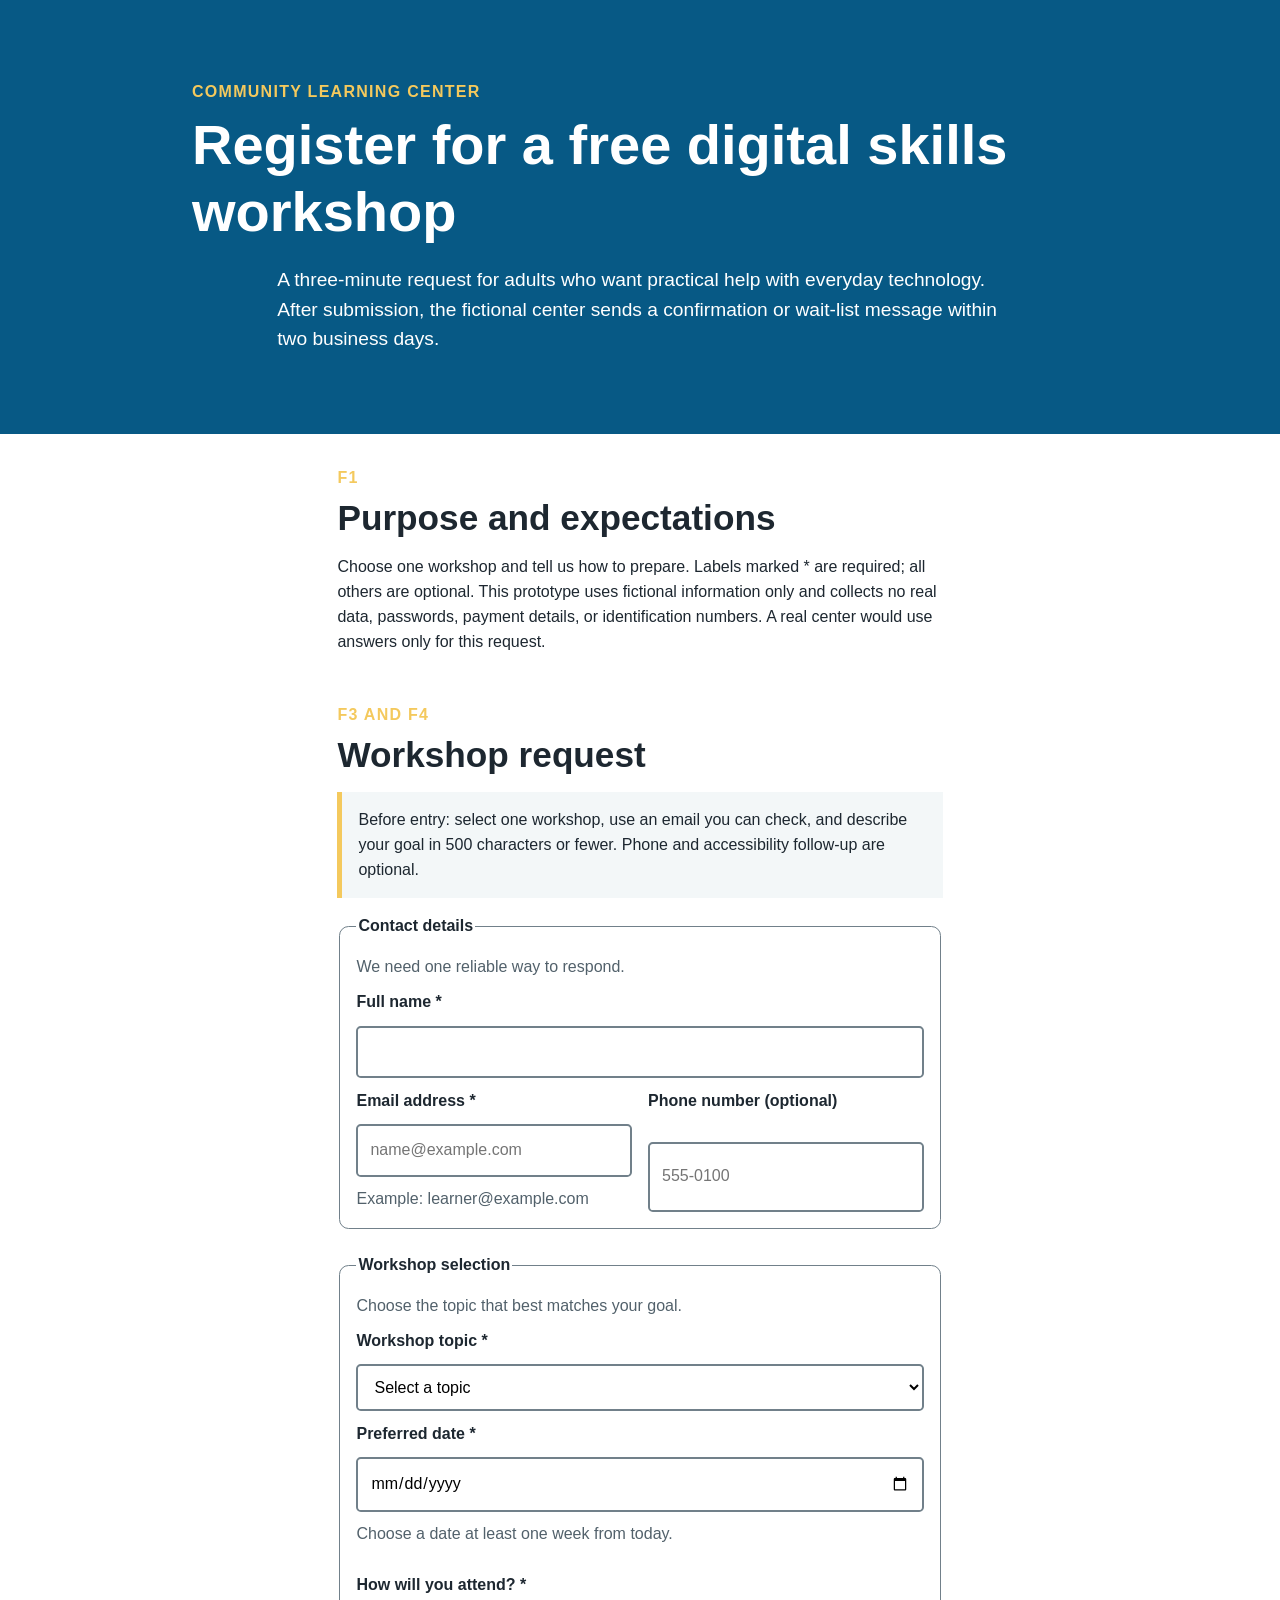
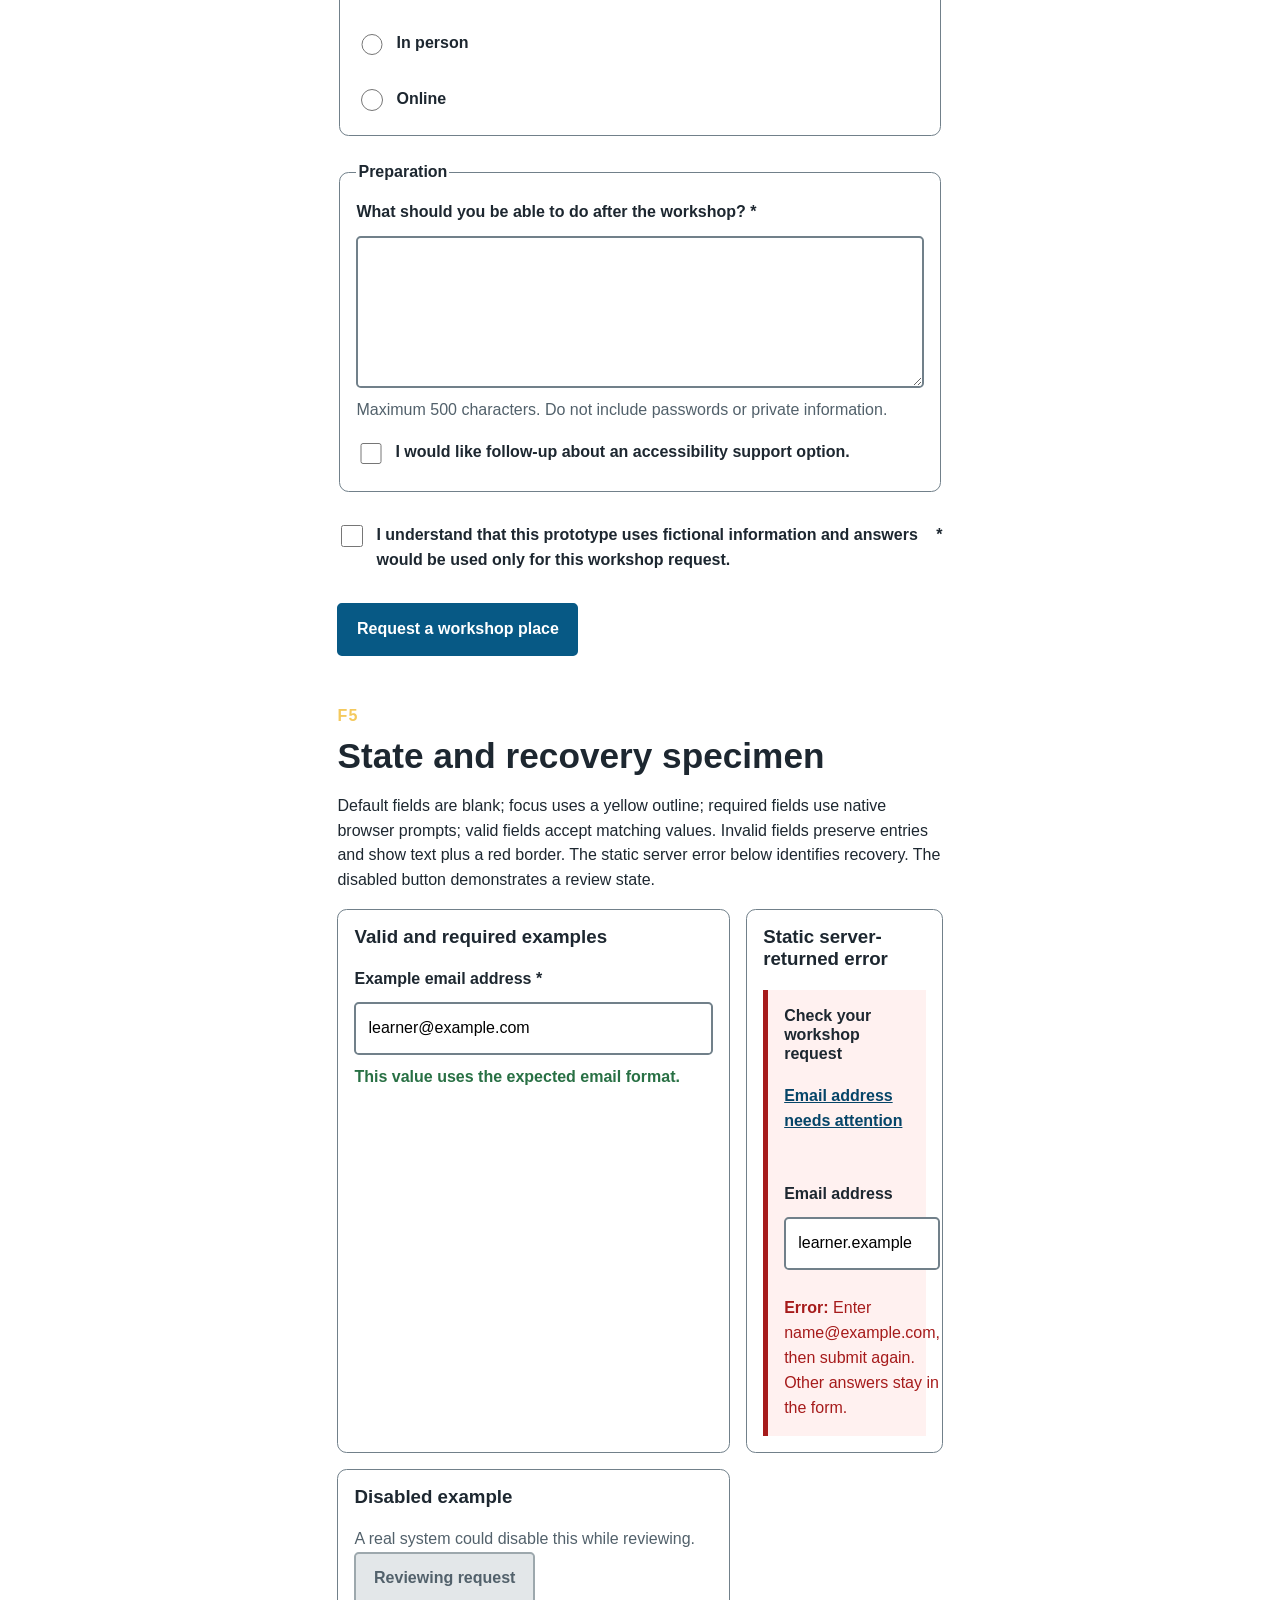
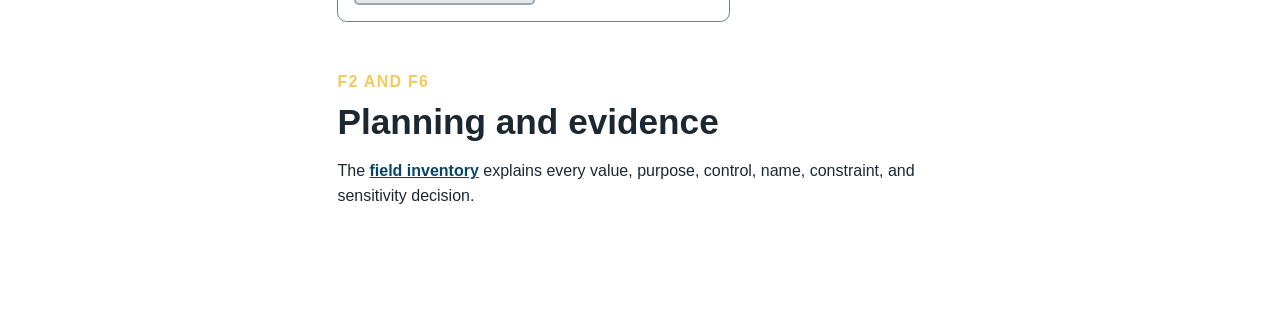
<file: index.html>
<!doctype html>
<html lang="en">
    <head>
        <meta charset="utf-8">
        <meta name="viewport" content="width=device-width, initial-scale=1">
        <title>Community Skills Workshop Registration</title>
        <link rel="stylesheet" href="styles.css">
    </head>
    <body>
        <header class="page-header">
            <p class="eyebrow">Community Learning Center</p>
            <h1>Register for a free digital skills workshop</h1>
            <p class="lede">A three-minute request for adults who want practical help with everyday technology. After submission, the fictional center sends a confirmation or wait-list message within two business days.</p>
        </header>
        <main>
            <section id="expectations">
                <p class="section-label">F1</p>
                <h2>Purpose and expectations</h2>
                <p>Choose one workshop and tell us how to prepare. Labels marked <span aria-hidden="true">*</span> are required; all others are optional. This prototype uses fictional information only and collects no real data, passwords, payment details, or identification numbers. A real center would use answers only for this request.</p>
            </section>
            <section id="form-section">
                <p class="section-label">F3 and F4</p>
                <h2>Workshop request</h2>
                <p class="requirements">Before entry: select one workshop, use an email you can check, and describe your goal in 500 characters or fewer. Phone and accessibility follow-up are optional.</p>
                <form action="" method="post">
                    <fieldset>
                        <legend>Contact details</legend>
                        <p class="help">We need one reliable way to respond.</p>
                        <label for="full-name">Full name <span aria-hidden="true">*</span></label>
                        <input id="full-name" name="full_name" type="text" autocomplete="name" minlength="2" maxlength="80" required>
                        <div class="paired-fields">
                            <div class="field">
                                <label for="email">Email address <span aria-hidden="true">*</span></label>
                                <input id="email" name="email" type="email" autocomplete="email" maxlength="254" placeholder="name@example.com" required>
                                <p class="help">Example: learner@example.com</p>
                            </div>
                            <div class="field">
                                <label for="phone">Phone number (optional)</label>
                                <input id="phone" name="phone" type="tel" autocomplete="tel" inputmode="tel" placeholder="555-0100">
                            </div>
                        </div>
                    </fieldset>
                    <fieldset>
                        <legend>Workshop selection</legend>
                        <p class="help">Choose the topic that best matches your goal.</p>
                        <label for="workshop">Workshop topic <span aria-hidden="true">*</span></label>
                        <select id="workshop" name="workshop" required>
                            <option value="">Select a topic</option>
                            <option value="online-safety">Online safety basics</option>
                            <option value="job-search">Online job searching</option>
                            <option value="video-calls">Video calls and messaging</option>
                        </select>
                        <label for="preferred-date">Preferred date <span aria-hidden="true">*</span></label>
                        <input id="preferred-date" name="preferred_date" type="date" min="2026-11-15" required>
                        <p class="help">Choose a date at least one week from today.</p>
                        <p id="attendance-label" class="field-label">How will you attend? <span aria-hidden="true">*</span></p>
                        <div class="choice-group" role="group" aria-labelledby="attendance-label">
                            <label class="choice">
                                <input type="radio" name="attendance" value="in-person" required> In person
                            </label>
                            <label class="choice">
                                <input type="radio" name="attendance" value="online"> Online
                            </label>
                        </div>
                    </fieldset>
                    <fieldset>
                        <legend>Preparation</legend>
                        <label for="learning-goal">What should you be able to do after the workshop? <span aria-hidden="true">*</span></label>
                        <textarea id="learning-goal" name="learning_goal" rows="5" maxlength="500" aria-describedby="learning-help" required></textarea>
                        <p class="help" id="learning-help">Maximum 500 characters. Do not include passwords or private information.</p>
                        <label class="choice">
                            <input type="checkbox" name="accessibility_support" value="requested">
                            I would like follow-up about an accessibility support option.
                        </label>
                    </fieldset>
                    <label class="choice">
                        <input type="checkbox" name="privacy_acknowledged" value="yes" required>
                        I understand that this prototype uses fictional information and answers would be used only for this workshop request. <span aria-hidden="true">*</span>
                    </label>
                    <button type="submit">Request a workshop place</button>
                </form>
            </section>
            <section id="states">
                <p class="section-label">F5</p>
                <h2>State and recovery specimen</h2>
                <p>Default fields are blank; focus uses a yellow outline; required fields use native browser prompts; valid fields accept matching values. Invalid fields preserve entries and show text plus a red border. The static server error below identifies recovery. The disabled button demonstrates a review state.</p>
                <div class="state-grid">
                    <div class="state-card">
                        <h3>Valid and required examples</h3>
                        <div class="field field-valid">
                            <label for="valid-example">Example email address <span aria-hidden="true">*</span></label>
                            <input id="valid-example" type="email" value="learner@example.com" aria-describedby="valid-message" required>
                            <p id="valid-message" class="valid-message">This value uses the expected email format.</p>
                        </div>
                    </div>
                    <div class="state-card">
                        <h3>Static server-returned error</h3>
                        <div class="error-summary">
                            <h4>Check your workshop request</h4>
                            <p><a href="#error-example">Email address needs attention</a></p>
                        </div>
                        <div class="field field-error">
                            <label for="error-example">Email address</label>
                            <input id="error-example" type="email" value="learner.example" aria-invalid="true" aria-describedby="error-message">
                            <p id="error-message" class="error-message"><strong>Error:</strong> Enter name@example.com, then submit again. Other answers stay in the form.</p>
                        </div>
                    </div>
                    <div class="state-card">
                        <h3>Disabled example</h3>
                        <p class="help">A real system could disable this while reviewing.</p>
                        <button type="button" disabled>Reviewing request</button>
                    </div>
                </div>
            </section>
            <section id="documentation">
                <p class="section-label">F2 and F6</p>
                <h2>Planning and evidence</h2>
                <p>The <a href="field-inventory-template.html">field inventory</a> explains every value, purpose, control, name, constraint, and sensitivity decision.</p>
            </section>
        </main>
    </body>
</html>
</file>
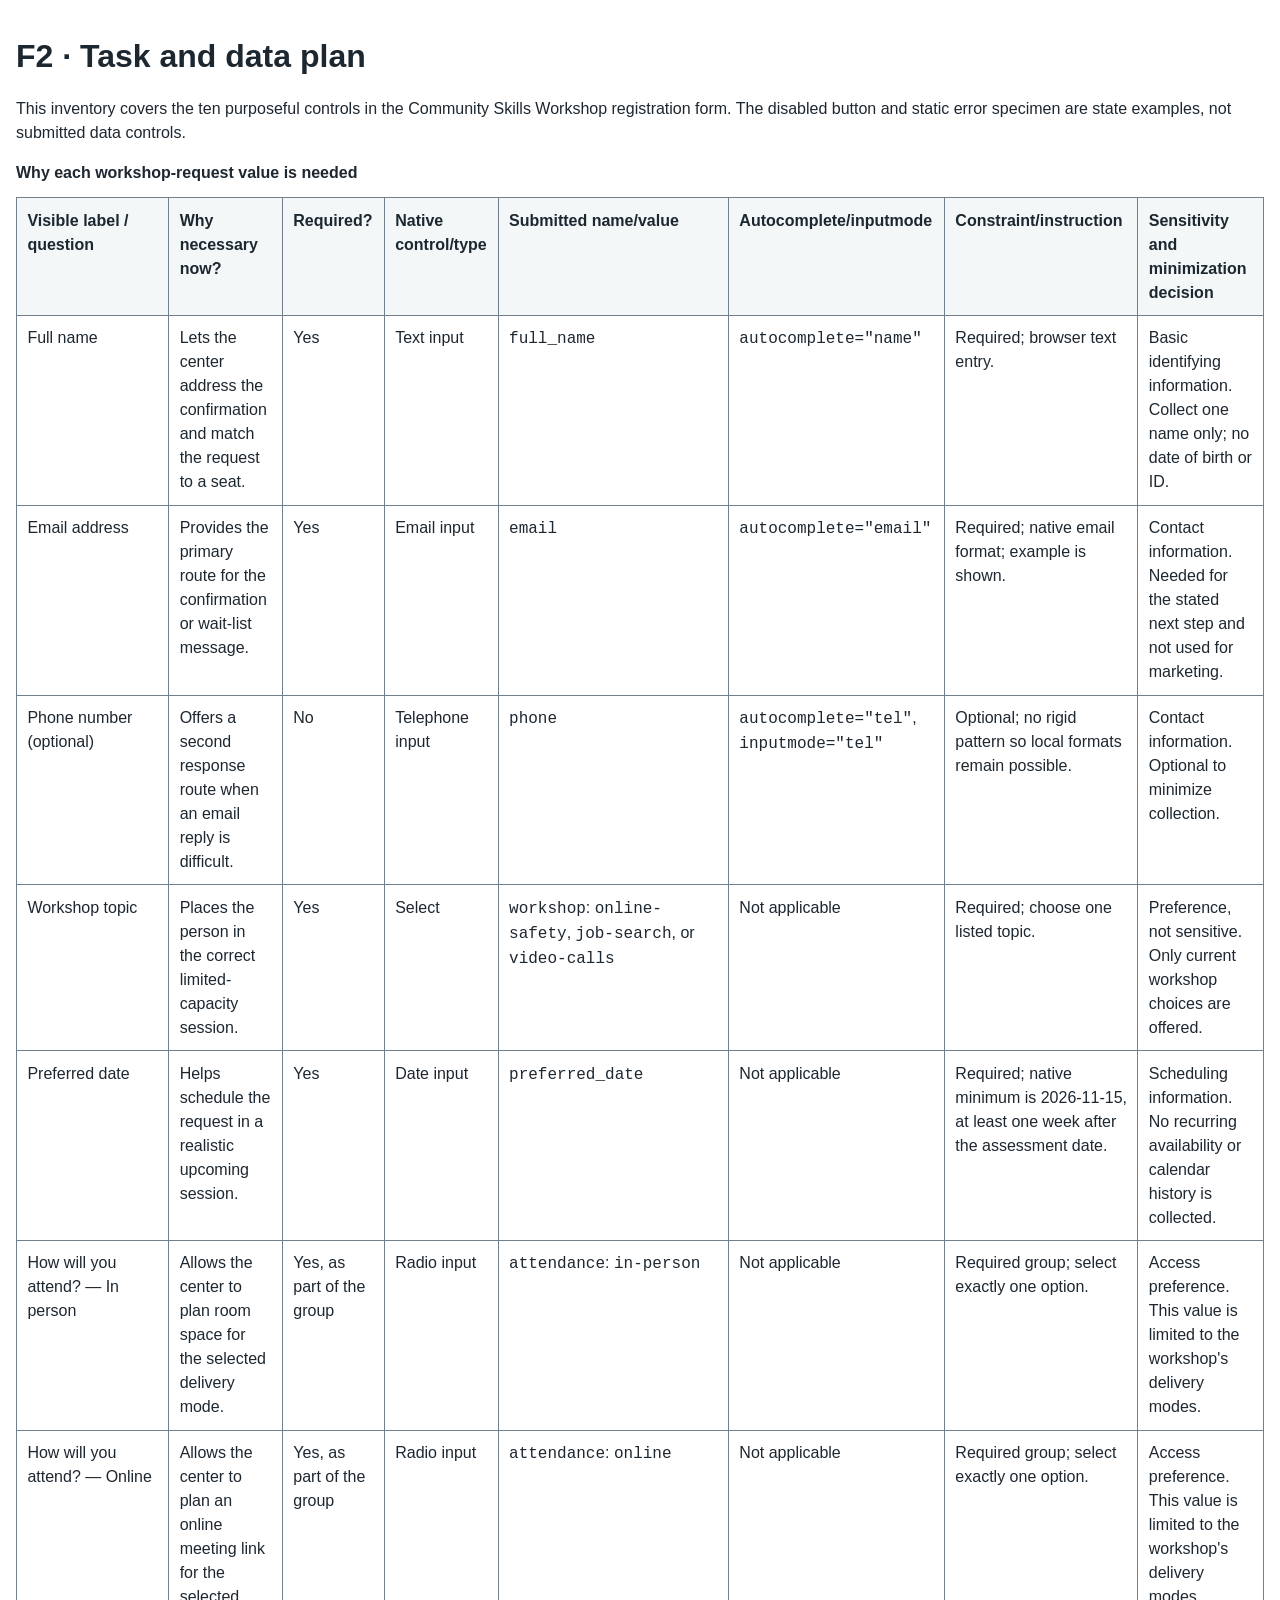
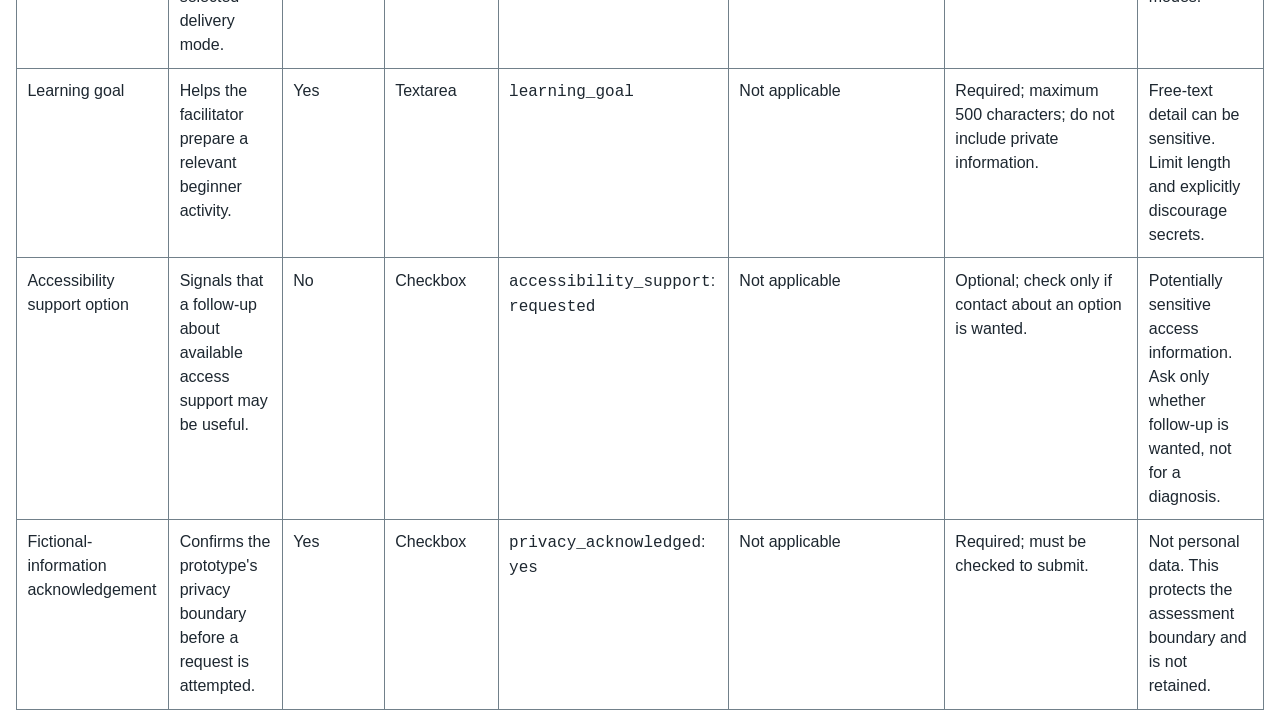
<file: field-inventory-template.html>
<!doctype html>
<html lang="en">
    <head>
        <meta charset="utf-8">
        <meta name="viewport" content="width=device-width, initial-scale=1">
        <title>Workshop registration field inventory</title>
        <style>
            :root {
                color-scheme: light;
            }
            body {
                max-width: 90rem;
                margin: auto;
                padding: 1rem;
                color: #1d2730;
                font: 1rem/1.5 Arial, sans-serif;
            }
            h1 {
                line-height: 1.2;
            }
            .table-wrap {
                overflow-x: auto;
            }
            table {
                width: 100%;
                min-width: 70rem;
                border-collapse: collapse;
            }
            th, td {
                padding: .65rem;
                border: 1px solid #71808a;
                text-align: left;
                vertical-align: top;
            }
            th {
                background: #f3f7f8;
            }
            caption {
                margin-bottom: .75rem;
                text-align: left;
                font-weight: 700;
            }
        </style>
    </head>
    <body>
        <h1>F2 · Task and data plan</h1>
        <p>This inventory covers the ten purposeful controls in the Community Skills Workshop registration form. The disabled button and static error specimen are state examples, not submitted data controls.</p>
        <div class="table-wrap" tabindex="0" aria-label="Scrollable field inventory table">
            <table>
                <caption>Why each workshop-request value is needed</caption>
                <thead>
                    <tr>
                        <th>Visible label / question</th>
                        <th>Why necessary now?</th>
                        <th>Required?</th>
                        <th>Native control/type</th>
                        <th>Submitted name/value</th>
                        <th>Autocomplete/inputmode</th>
                        <th>Constraint/instruction</th>
                        <th>Sensitivity and minimization decision</th>
                    </tr>
                </thead>
                <tbody>
                    <tr>
                        <td>Full name</td>
                        <td>Lets the center address the confirmation and match the request to a seat.</td>
                        <td>Yes</td>
                        <td>Text input</td>
                        <td><code>full_name</code></td>
                        <td><code>autocomplete="name"</code></td>
                        <td>Required; browser text entry.</td>
                        <td>Basic identifying information. Collect one name only; no date of birth or ID.</td>
                    </tr>
                    <tr>
                        <td>Email address</td>
                        <td>Provides the primary route for the confirmation or wait-list message.</td>
                        <td>Yes</td>
                        <td>Email input</td>
                        <td><code>email</code></td>
                        <td><code>autocomplete="email"</code></td>
                        <td>Required; native email format; example is shown.</td>
                        <td>Contact information. Needed for the stated next step and not used for marketing.</td>
                    </tr>
                    <tr>
                        <td>Phone number (optional)</td>
                        <td>Offers a second response route when an email reply is difficult.</td>
                        <td>No</td>
                        <td>Telephone input</td>
                        <td><code>phone</code></td>
                        <td><code>autocomplete="tel"</code>, <code>inputmode="tel"</code></td>
                        <td>Optional; no rigid pattern so local formats remain possible.</td>
                        <td>Contact information. Optional to minimize collection.</td>
                    </tr>
                    <tr>
                        <td>Workshop topic</td>
                        <td>Places the person in the correct limited-capacity session.</td>
                        <td>Yes</td>
                        <td>Select</td>
                        <td><code>workshop</code>: <code>online-safety</code>, <code>job-search</code>, or <code>video-calls</code></td>
                        <td>Not applicable</td>
                        <td>Required; choose one listed topic.</td>
                        <td>Preference, not sensitive. Only current workshop choices are offered.</td>
                    </tr>
                    <tr>
                        <td>Preferred date</td>
                        <td>Helps schedule the request in a realistic upcoming session.</td>
                        <td>Yes</td>
                        <td>Date input</td>
                        <td><code>preferred_date</code></td>
                        <td>Not applicable</td>
                        <td>Required; native minimum is 2026-11-15, at least one week after the assessment date.</td>
                        <td>Scheduling information. No recurring availability or calendar history is collected.</td>
                    </tr>
                    <tr>
                        <td>How will you attend? — In person</td>
                        <td>Allows the center to plan room space for the selected delivery mode.</td>
                        <td>Yes, as part of the group</td>
                        <td>Radio input</td>
                        <td><code>attendance</code>: <code>in-person</code></td>
                        <td>Not applicable</td>
                        <td>Required group; select exactly one option.</td>
                        <td>Access preference. This value is limited to the workshop's delivery modes.</td>
                    </tr>
                    <tr>
                        <td>How will you attend? — Online</td>
                        <td>Allows the center to plan an online meeting link for the selected delivery mode.</td>
                        <td>Yes, as part of the group</td>
                        <td>Radio input</td>
                        <td><code>attendance</code>: <code>online</code></td>
                        <td>Not applicable</td>
                        <td>Required group; select exactly one option.</td>
                        <td>Access preference. This value is limited to the workshop's delivery modes.</td>
                    </tr>
                    <tr>
                        <td>Learning goal</td>
                        <td>Helps the facilitator prepare a relevant beginner activity.</td>
                        <td>Yes</td>
                        <td>Textarea</td>
                        <td><code>learning_goal</code></td>
                        <td>Not applicable</td>
                        <td>Required; maximum 500 characters; do not include private information.</td>
                        <td>Free-text detail can be sensitive. Limit length and explicitly discourage secrets.</td>
                    </tr>
                    <tr>
                        <td>Accessibility support option</td>
                        <td>Signals that a follow-up about available access support may be useful.</td>
                        <td>No</td>
                        <td>Checkbox</td>
                        <td><code>accessibility_support</code>: <code>requested</code></td>
                        <td>Not applicable</td>
                        <td>Optional; check only if contact about an option is wanted.</td>
                        <td>Potentially sensitive access information. Ask only whether follow-up is wanted, not for a diagnosis.</td>
                    </tr>
                    <tr>
                        <td>Fictional-information acknowledgement</td>
                        <td>Confirms the prototype's privacy boundary before a request is attempted.</td>
                        <td>Yes</td>
                        <td>Checkbox</td>
                        <td><code>privacy_acknowledged</code>: <code>yes</code></td>
                        <td>Not applicable</td>
                        <td>Required; must be checked to submit.</td>
                        <td>Not personal data. This protects the assessment boundary and is not retained.</td>
                    </tr>
                </tbody>
            </table>
        </div>
    </body>
</html>
</file>
<file: styles.css>
:root {
    --ink: #1d2730;
    --muted: #52616b;
    --surface: #fff;
    --soft: #f3f7f8;
    --action: #075985;
    --dark: #064568;
    --accent: #f4c95d;
    --border: #71808a;
    --error: #a61b1b;
    --radius: .6rem;
    --measure: 68ch;
}

*, *::before {
    box-sizing: border-box;
}

body {
    margin: 0;
    color: var(--ink);
    background: var(--surface);
    font: 1rem/1.55 Arial, sans-serif;
}

a {
    color: var(--dark);
    font-weight: 700;
}

.page-header {
    padding: clamp(2.5rem, 7vw, 5rem) max(1rem, calc((100% - 56rem) / 2));
    color: #fff;
    background: var(--action);
}

.page-header > * {
    max-width: 58rem;
    margin-inline: auto;
}

main {
    width: min(100% - 2rem, 58rem);
    margin: auto;
    padding-block: 2rem 4rem;
}

.eyebrow, .section-label {
    margin: 0 0 .4rem;
    color: var(--accent);
    font-weight: 700;
    letter-spacing: .08em;
    text-transform: uppercase;
}

h1, h2, h3, h4 {
    line-height: 1.2;
}

h1 {
    max-width: 18ch;
    margin: 0;
    font-size: clamp(2rem, 7vw, 3.5rem);
}

h2 {
    margin-block: .2rem 1rem;
    font-size: clamp(1.5rem, 4vw, 2.2rem);
}

h3 {
    margin-top: 0;
}

.lede {
    max-width: var(--measure);
    margin-bottom: 0;
    font-size: 1.2rem;
}

section {
    max-width: var(--measure);
    margin: 0 auto 3rem;
}

.requirements, .error-summary, .field-error {
    padding: 1rem;
    border-left: .35rem solid var(--accent);
    background: var(--soft);
}

form, fieldset, .field {
    display: grid;
    gap: .65rem;
}

form {
    gap: 1.5rem;
}

fieldset, .state-card {
    min-width: 0;
    padding: 1rem;
    border: 1px solid var(--border);
    border-radius: var(--radius);
}

legend, label, .field-label {
    font-weight: 700;
}

.help {
    margin: 0;
    color: var(--muted);
}

input, select, textarea, button {
    font: inherit;
}

input:not([type="radio"]):not([type="checkbox"]), select, textarea {
    width: 100%;
    padding: .75rem;
    border: 2px solid var(--border);
    border-radius: .3rem;
    background: #fff;
}

textarea {
    min-height: 8rem;
    resize: vertical;
}

.choice {
    display: flex;
    gap: .65rem;
    align-items: flex-start;
    padding: .45rem 0;
}

.choice input {
    flex: 0 0 auto;
    inline-size: 1.35rem;
    block-size: 1.35rem;
    margin-top: .15rem;
}

.choice-group, .state-grid {
    display: grid;
    gap: 1rem;
}

button {
    justify-self: start;
    min-height: 48px;
    padding: .75rem 1.1rem;
    color: #fff;
    background: var(--action);
    border: 2px solid var(--action);
    border-radius: .3rem;
    font-weight: 700;
    cursor: pointer;
}

button:hover {
    background: var(--dark);
}

:focus-visible {
    outline: .22rem solid var(--accent);
    outline-offset: .2rem;
}

.error-summary, .field-error {
    border-left-color: var(--error);
    background: #fff1f0;
}

.error-summary h4 {
    margin-top: 0;
}

.field-error input {
    border-color: var(--error);
}

.field-valid input {
    border-color: #287044;
}

.valid-message {
    margin: 0;
    color: #287044;
    font-weight: 700;
}

.error-message {
    margin-bottom: 0;
    color: var(--error);
}

button:disabled {
    color: var(--muted);
    background: #e3e7e9;
    border-color: #9da8ad;
    cursor: not-allowed;
}

@media (min-width: 48rem) {
    .paired-fields {
        display: grid;
        grid-template-columns: 1fr 1fr;
        gap: 1rem;
    }

    .state-grid {
        grid-template-columns: 2fr 1fr;
    }
}
</file>
